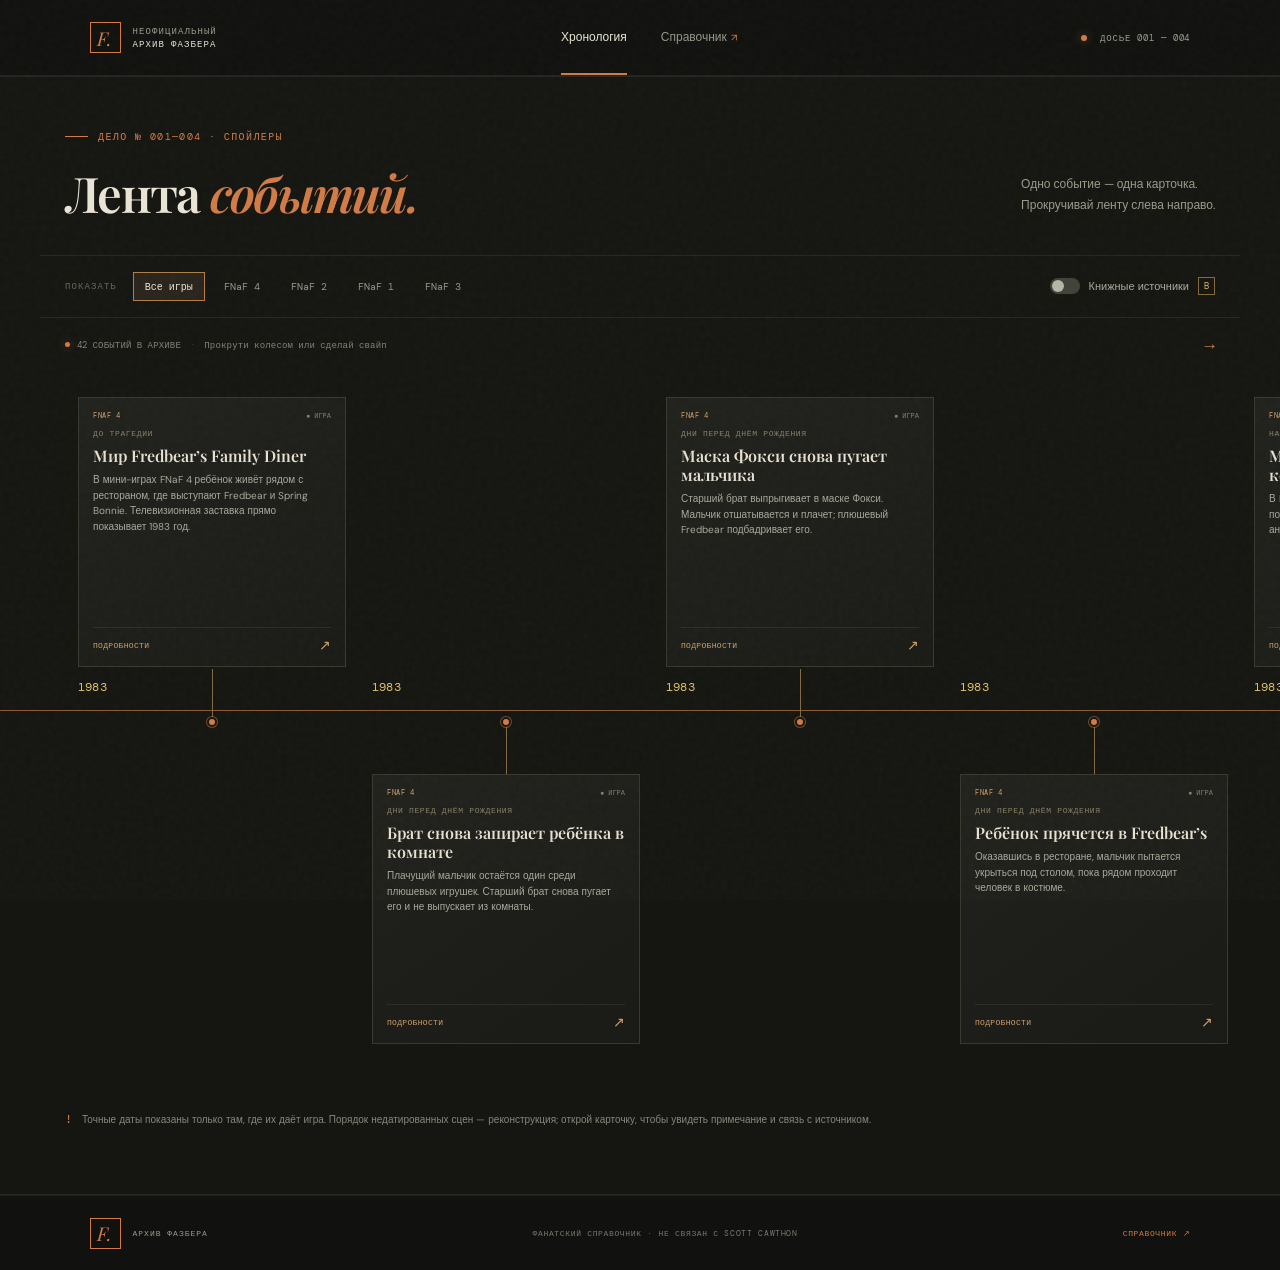
<file: index.html>
<!doctype html>
<html lang="ru">
<head>
  <meta charset="utf-8">
  <meta name="viewport" content="width=device-width, initial-scale=1">
  <meta name="theme-color" content="#11120f">
  <meta name="description" content="Подробная интерактивная хронология событий первых четырёх игр Five Nights at Freddy’s." />
  <title>Хронология — архив Фазбера</title>
  <link rel="stylesheet" href="styles.css">
  <script src="app.js" defer></script>
</head>
<body>
  <div class="grain" aria-hidden="true"></div>
  <header class="topbar">
    <a class="brand" href="index.html" aria-label="Архив, на главную"><span class="brand-mark">F.</span><span>НЕОФИЦИАЛЬНЫЙ<br><b>АРХИВ ФАЗБЕРА</b></span></a>
    <nav aria-label="Основная навигация"><a class="nav-active" href="index.html">Хронология</a><a href="glossary.html">Справочник <span class="nav-arrow">↗</span></a></nav>
    <span class="top-note"><i></i> ДОСЬЕ 001 — 004</span>
  </header>

  <main id="top">
    <section class="timeline-section" id="timeline">
      <div class="section-heading">
        <div><p class="eyebrow"><span class="eyebrow-line"></span> ДЕЛО № 001—004 · СПОЙЛЕРЫ</p><h2>Лента <em>событий.</em></h2></div>
        <p class="section-aside">Одно событие — одна карточка.<br>Прокручивай ленту слева направо.</p>
      </div>
      <div class="timeline-toolbar">
        <div class="filters" role="group" aria-label="Фильтр по игре">
          <span class="filter-label">ПОКАЗАТЬ</span>
          <button class="game-filter active" data-game="all" aria-pressed="true">Все игры</button>
          <button class="game-filter" data-game="4" aria-pressed="false">FNaF 4</button>
          <button class="game-filter" data-game="2" aria-pressed="false">FNaF 2</button>
          <button class="game-filter" data-game="1" aria-pressed="false">FNaF 1</button>
          <button class="game-filter" data-game="3" aria-pressed="false">FNaF 3</button>
        </div>
        <label class="book-toggle"><input type="checkbox" id="book-toggle"><span class="toggle-ui"></span><span>Книжные источники</span><span class="book-tag">B</span></label>
      </div>
      <div class="timeline-status"><span class="status-dot"></span><span id="event-count" aria-live="polite"></span><span class="status-separator">·</span><span>Прокрути колесом или сделай свайп</span><span class="scroll-cue">→</span></div>
      <div class="timeline-viewport" tabindex="0" aria-label="Хронология событий в горизонтальной последовательности. Используйте Shift и колесо или свайп.">
        <div class="timeline-track" id="timeline-track"></div>
      </div>
      <p class="timeline-footnote"><span>!</span> Точные даты показаны только там, где их даёт игра. Порядок недатированных сцен — реконструкция; открой карточку, чтобы увидеть примечание и связь с источником.</p>
    </section>
  </main>
  <footer><a class="brand" href="index.html"><span class="brand-mark">F.</span><span>АРХИВ ФАЗБЕРА</span></a><span>ФАНАТСКИЙ СПРАВОЧНИК · НЕ СВЯЗАН С SCOTT CAWTHON</span><a href="glossary.html">СПРАВОЧНИК ↗</a></footer>

  <dialog class="detail-dialog" id="detail-dialog" aria-labelledby="dialog-title"><button class="dialog-close" aria-label="Закрыть">×</button><div class="dialog-kicker" id="dialog-kicker"></div><h2 id="dialog-title"></h2><div class="dialog-content" id="dialog-content"></div><div class="dialog-source" id="dialog-source"></div></dialog>
</body>
</html>
</file>
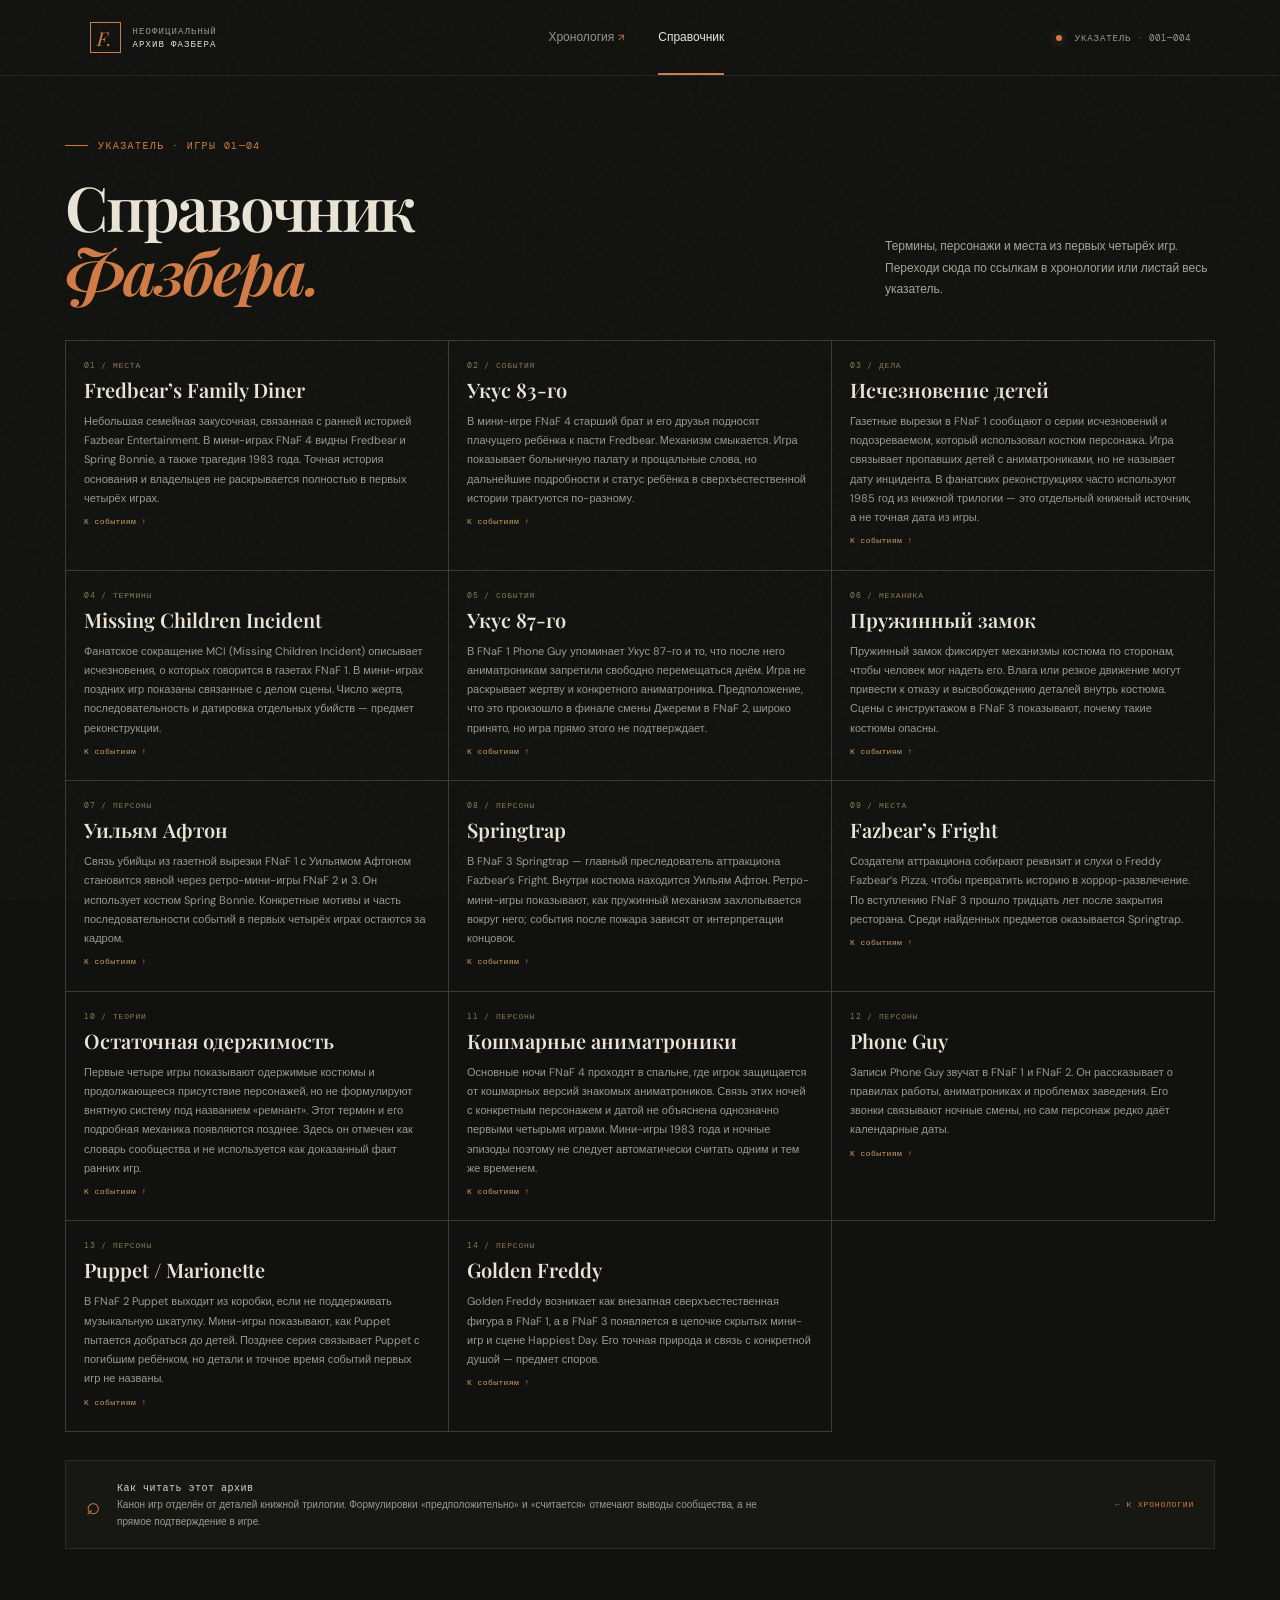
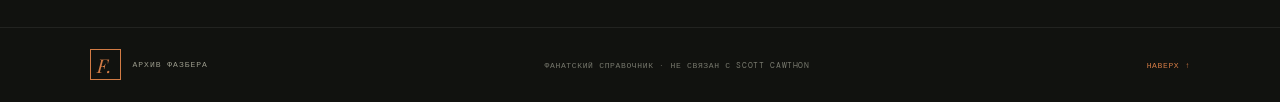
<file: glossary.html>
<!doctype html>
<html lang="ru">
<head>
  <meta charset="utf-8">
  <meta name="viewport" content="width=device-width, initial-scale=1">
  <meta name="theme-color" content="#11120f">
  <meta name="description" content="Справочник терминов и персонажей первых четырёх игр Five Nights at Freddy’s." />
  <title>Справочник — архив Фазбера</title>
  <link rel="stylesheet" href="styles.css">
  <script src="app.js" defer></script>
</head>
<body>
  <div class="grain" aria-hidden="true"></div>
  <header class="topbar">
    <a class="brand" href="index.html" aria-label="Архив, на главную"><span class="brand-mark">F.</span><span>НЕОФИЦИАЛЬНЫЙ<br><b>АРХИВ ФАЗБЕРА</b></span></a>
    <nav aria-label="Основная навигация"><a href="index.html">Хронология <span class="nav-arrow">↗</span></a><a class="nav-active" href="glossary.html">Справочник</a></nav>
    <span class="top-note"><i></i> УКАЗАТЕЛЬ · 001—004</span>
  </header>
  <main class="glossary-page" id="top">
    <section class="glossary-section" id="glossary">
      <div class="glossary-heading"><div><p class="eyebrow"><span class="eyebrow-line"></span> УКАЗАТЕЛЬ · ИГРЫ 01—04</p><h1>Справочник<br><em>Фазбера.</em></h1></div><p class="glossary-lede">Термины, персонажи и места из первых четырёх игр. Переходи сюда по ссылкам в хронологии или листай весь указатель.</p></div>
      <div class="term-grid" id="term-grid"></div>
      <div class="sources-note"><span class="sources-icon">⌕</span><p><b>Как читать этот архив</b><br>Канон игр отделён от деталей книжной трилогии. Формулировки «предположительно» и «считается» отмечают выводы сообщества, а не прямое подтверждение в игре.</p><a class="archive-id" href="index.html">← К ХРОНОЛОГИИ</a></div>
    </section>
  </main>
  <footer><a class="brand" href="index.html"><span class="brand-mark">F.</span><span>АРХИВ ФАЗБЕРА</span></a><span>ФАНАТСКИЙ СПРАВОЧНИК · НЕ СВЯЗАН С SCOTT CAWTHON</span><a href="#top">НАВЕРХ ↑</a></footer>
</body>
</html>
</file>
<file: styles.css>
@import url('https://fonts.googleapis.com/css2?family=DM+Mono:wght@400;500&family=DM+Sans:wght@400;500;600;700&family=Playfair+Display:ital,wght@0,600;0,700;1,600;1,700&display=swap');
:root{--bg:#11120f;--panel:#191a16;--panel2:#20211c;--cream:#eae4d6;--muted:#9b9b8c;--faint:#66685c;--line:#3a3b31;--orange:#d27b45;--yellow:#e0c36f;--mono:'DM Mono',monospace;--sans:'DM Sans',sans-serif;--serif:'Playfair Display',Georgia,serif;scroll-behavior:smooth;color-scheme:dark}
*{box-sizing:border-box}body{margin:0;background:var(--bg);color:var(--cream);font-family:var(--sans);font-size:15px;line-height:1.55}.grain{position:fixed;inset:0;pointer-events:none;z-index:10;opacity:.085;background-image:url("data:image/svg+xml,%3Csvg viewBox='0 0 180 180' xmlns='http://www.w3.org/2000/svg'%3E%3Cfilter id='n'%3E%3CfeTurbulence type='fractalNoise' baseFrequency='.9' numOctaves='3' stitchTiles='stitch'/%3E%3C/filter%3E%3Crect width='100%25' height='100%25' filter='url(%23n)' opacity='.35'/%3E%3C/svg%3E")}.topbar{height:76px;border-bottom:1px solid #ffffff12;display:flex;align-items:center;justify-content:space-between;padding:0 7vw;position:relative;z-index:2}.brand{display:flex;align-items:center;gap:12px;color:var(--muted);text-decoration:none;font:9px/1.4 var(--mono);letter-spacing:.12em}.brand b{color:var(--cream);font-weight:500}.brand-mark{display:grid;place-items:center;width:31px;height:31px;border:1px solid var(--orange);color:var(--orange);font:italic 19px var(--serif)}nav{height:100%;display:flex;gap:34px}nav a{position:relative;display:flex;align-items:center;color:#96968a;text-decoration:none;font-size:12px}nav a:hover,nav .nav-active{color:var(--cream)}nav .nav-active:after{position:absolute;content:'';height:2px;bottom:0;left:0;right:0;background:var(--orange)}.top-note{font:9px var(--mono);letter-spacing:.1em;color:var(--muted)}.top-note i,.status-dot{display:inline-block;width:6px;height:6px;background:var(--orange);border-radius:50%;margin-right:7px;box-shadow:0 0 10px #d27b4580}main{overflow:hidden}.hero{position:relative;min-height:560px;padding:102px 10vw 86px;display:grid;grid-template-columns:1fr 1fr;align-items:center;gap:5vw;max-width:1500px;margin:auto}.eyebrow{display:flex;align-items:center;gap:10px;color:var(--orange);font:10px var(--mono);letter-spacing:.14em;margin:0 0 23px}.eyebrow-line{width:23px;height:1px;background:var(--orange)}h1,h2,p{margin-top:0}h1{font:600 clamp(52px,6.1vw,86px)/.99 var(--serif);letter-spacing:-.045em;margin:0 0 27px}h1 em,h2 em{color:var(--orange);font-weight:600}.hero-intro{font-size:15px;line-height:1.75;color:#b0b0a2;max-width:385px;margin-bottom:28px}.jump-link{display:inline-flex;align-items:center;gap:20px;color:var(--cream);text-decoration:none;font:10px var(--mono);letter-spacing:.08em;text-transform:uppercase;border-bottom:1px solid #7d7c6c;padding-bottom:9px}.jump-link span{font-size:16px;color:var(--orange)}.hero-art{height:360px;position:relative;overflow:hidden;background:#181a14;border:1px solid #454436}.art-backdrop{position:absolute;inset:0;background:linear-gradient(180deg,#25251d 0%,#1c1d17 52%,#11120f 100%)}.art-backdrop:before{content:'';position:absolute;left:12%;right:12%;bottom:0;height:145px;background:repeating-linear-gradient(90deg,#25251c 0 46px,#191a14 46px 48px);border-top:1px solid #77705755}.art-moon{position:absolute;width:170px;height:170px;right:13%;top:30px;border:1px solid #e0c36f35;border-radius:50%;box-shadow:0 0 80px #e0c36f13}.art-sign{position:absolute;z-index:2;top:60px;left:9%;width:58%;padding:18px 16px 14px;background:#28251b;border:1px solid #98804b;box-shadow:0 0 26px #d59c3440, inset 0 0 25px #e0c36f0b;transform:rotate(-2deg);text-align:center;color:var(--yellow)}.art-sign span,.art-sign small{display:block;font:8px var(--mono);letter-spacing:.15em}.art-sign b{display:block;font:700 30px var(--serif);letter-spacing:.05em}.art-sign small{font-size:7px;margin-top:3px;color:#b4975f}.art-arch{position:absolute;right:12%;bottom:-44px;width:140px;height:245px;border-radius:75px 75px 0 0;background:linear-gradient(90deg,#35332a,#181913 45%,#29281f);border:1px solid #77715a66;box-shadow:-15px 0 40px #0007}.art-eye{position:absolute;top:79px;width:11px;height:11px;background:#e7c96c;border-radius:50%;box-shadow:0 0 14px #ffd668}.eye-one{left:40px}.eye-two{right:40px}.art-grille{position:absolute;top:145px;left:37px;width:64px;height:17px;border-block:2px solid #0c0d0a;background:repeating-linear-gradient(90deg,transparent 0 7px,#0b0c09 7px 10px)}.art-caption{position:absolute;bottom:15px;left:16px;color:#bbb39b;font:8px var(--mono);letter-spacing:.1em}.art-caption span{color:#747365}.hero-stamp{position:absolute;right:7.4%;top:52px;width:74px;height:74px;border:1px solid #d27b45;transform:rotate(11deg);display:grid;place-content:center;text-align:center;color:var(--orange);font:8px/.95 var(--mono);letter-spacing:.1em}.hero-stamp b{font:23px var(--serif);margin-top:4px}.timeline-section{border-block:1px solid #ffffff12;padding:76px 0 57px;background:#151611}.section-heading,.timeline-toolbar,.timeline-status,.timeline-footnote{max-width:1200px;margin-left:auto;margin-right:auto}.section-heading{display:flex;justify-content:space-between;align-items:end;padding:0 25px;margin-bottom:35px}.section-heading h2,.glossary-heading h2{font:600 clamp(34px,4vw,49px)/1.1 var(--serif);letter-spacing:-.035em;margin:0}.section-heading h2 span{color:#9b9b8c;font-style:italic}.section-aside{color:var(--muted);font-size:12px;line-height:1.8;margin:0 0 3px}.timeline-toolbar{display:flex;justify-content:space-between;align-items:center;padding:16px 25px;border-block:1px solid #ffffff13}.filters{display:flex;align-items:center;gap:7px}.filter-label{font:9px var(--mono);letter-spacing:.12em;color:var(--faint);margin-right:9px}.game-filter{font:10px var(--mono);padding:7px 11px;color:#96968a;background:transparent;border:1px solid transparent;cursor:pointer}.game-filter:hover{color:var(--cream);border-color:#ffffff22}.game-filter.active{color:var(--cream);border-color:#b17e4b;background:#2a251c}.book-toggle{display:flex;align-items:center;gap:9px;color:#aaa99d;font-size:11px;cursor:pointer}.book-toggle input{position:absolute;opacity:0}.toggle-ui{width:30px;height:16px;border-radius:12px;background:#414238;position:relative;transition:.2s}.toggle-ui:after{content:'';position:absolute;left:2px;top:2px;width:12px;height:12px;background:#b6b6a7;border-radius:50%;transition:.2s}.book-toggle input:checked+.toggle-ui{background:#785b34}.book-toggle input:checked+.toggle-ui:after{left:16px;background:var(--yellow)}.book-toggle input:focus-visible+.toggle-ui{outline:2px solid var(--yellow);outline-offset:3px}.book-tag,.source-mark{font:9px var(--mono);color:#d9b565;border:1px solid #85683a;padding:2px 5px}.timeline-status{padding:16px 25px;display:flex;align-items:center;color:#818276;font:9px var(--mono);letter-spacing:.02em}.timeline-status .status-dot{width:5px;height:5px}.status-separator{margin:0 9px;color:#44463c}.scroll-cue{margin-left:auto;color:var(--orange);font-size:17px}.timeline-viewport{overflow-x:auto;overscroll-behavior-inline:contain;scrollbar-color:#5a503c #20211c;scrollbar-width:thin;outline:none}.timeline-viewport:focus-visible{outline:1px solid var(--orange);outline-offset:-2px}.timeline-track{width:max-content;min-width:100%;position:relative;display:flex;align-items:stretch;gap:0;padding:24px max(calc((100vw - 1150px)/2),35px) 38px}.timeline-track:before{content:'';height:1px;position:absolute;top:53px;left:0;right:0;background:linear-gradient(90deg,#8e5932,#806943 60%,#684c36)}.era{width:310px;flex:none;padding:0 18px;position:relative}.era-head{height:76px;padding:0 1px}.era-date{color:var(--yellow);font:22px var(--serif);letter-spacing:-.03em}.era-label{font:8px var(--mono);letter-spacing:.1em;color:#828274;margin-top:2px}.era-node{position:absolute;top:24px;left:18px;width:10px;height:10px;background:var(--orange);border:2px solid #151611;border-radius:50%;z-index:1;box-shadow:0 0 0 1px #d27b4580}.event-card{position:relative;margin:11px 0 14px;padding:16px 15px 14px;background:linear-gradient(145deg,#21221d,#1a1b16);border:1px solid #38392f;transition:border-color .18s,transform .18s;max-width:290px}.event-card:hover{border-color:#8e6845;transform:translateY(-2px)}.card-top{display:flex;justify-content:space-between;align-items:center;margin-bottom:10px}.game-tag{font:8px var(--mono);letter-spacing:.08em;color:#d2a16b;text-transform:uppercase}.confidence{font:8px var(--mono);color:#7d7e70}.event-card h3{font:600 17px/1.2 var(--serif);margin:0 0 8px;color:#e8e1d2}.event-card p{font-size:11px;line-height:1.65;color:#a9a99d;margin:0 0 12px}.card-open{display:flex;justify-content:space-between;align-items:center;width:100%;padding:8px 0 0;background:none;border:0;border-top:1px solid #ffffff12;text-align:left;color:#d1a06a;cursor:pointer;font:9px var(--mono);letter-spacing:.04em}.card-open:hover{color:var(--yellow)}.card-open span{font-size:14px}.term-link{color:#e0bf77;text-decoration:none;border-bottom:1px dashed #b9914c}.term-link:hover{color:#ffe2a1}.timeline-footnote{padding:17px 25px 0;color:#86877b;font-size:10px;max-width:1200px}.timeline-footnote span{color:var(--orange);font:12px var(--mono);margin-right:7px}.glossary-section{max-width:1200px;padding:82px 25px 78px;margin:auto}.glossary-heading{display:flex;align-items:end;justify-content:space-between;margin-bottom:36px}.glossary-heading h2 em{font-weight:600}.glossary-lede{max-width:330px;color:#a5a597;font-size:12px;line-height:1.8;margin:0 0 3px}.term-grid{display:grid;grid-template-columns:repeat(4,1fr);border-top:1px solid var(--line);border-left:1px solid var(--line)}.term-card{min-height:133px;padding:19px 18px;border-right:1px solid var(--line);border-bottom:1px solid var(--line);transition:background .2s}.term-card:hover{background:#1a1b16}.term-card button{padding:0;border:0;background:none;color:var(--cream);font:600 18px var(--serif);text-align:left;cursor:pointer}.term-card button:hover{color:var(--yellow)}.term-card p{font-size:10px;line-height:1.7;color:#98998d;margin:8px 0 0}.term-index{display:block;font:8px var(--mono);letter-spacing:.1em;color:#8a7853;margin-bottom:8px}.sources-note{display:flex;align-items:center;gap:17px;margin-top:28px;padding:18px 20px;border:1px solid #ffffff16;background:#171813}.sources-icon{font:24px var(--serif);color:var(--orange)}.sources-note p{font-size:10px;line-height:1.7;color:#999a8f;margin:0;max-width:670px}.sources-note p b{color:#d9d2c3;font:10px var(--mono);letter-spacing:.05em}.archive-id{margin-left:auto;color:#77786d;font:8px var(--mono);letter-spacing:.1em}footer{min-height:75px;border-top:1px solid #ffffff12;padding:15px 7vw;display:flex;align-items:center;justify-content:space-between;color:#77786d;font:8px var(--mono);letter-spacing:.08em}footer .brand{font-size:8px}footer>a:last-child{color:var(--orange);text-decoration:none}.detail-dialog{position:fixed;inset:0 0 0 auto;margin:0 0 0 auto;width:min(510px,100%);height:100%;max-height:none;border:0;border-left:1px solid #494436;background:#181914;color:var(--cream);padding:65px 46px;box-shadow:-25px 0 80px #0008}.detail-dialog::backdrop{background:#050604bb;backdrop-filter:blur(3px)}.dialog-close{position:absolute;right:25px;top:20px;background:transparent;border:1px solid #ffffff30;color:var(--cream);width:34px;height:34px;font-size:21px;cursor:pointer}.dialog-kicker{font:9px var(--mono);letter-spacing:.12em;color:var(--orange);margin:0 0 17px}.detail-dialog h2{font:600 37px/1.08 var(--serif);margin:0 0 25px}.dialog-content{color:#bcbaad;font-size:14px;line-height:1.9}.dialog-content p{margin:0 0 16px}.dialog-source{margin-top:30px;border-top:1px solid var(--line);padding-top:14px;font:9px/1.8 var(--mono);color:#8e8d7e;letter-spacing:.03em}.dialog-source b{color:#cfaa66;font-weight:400}.no-events{width:100%;padding:30px;color:#9b9b8c;font-size:13px;text-align:center}.visually-hidden{position:absolute!important;clip:rect(1px,1px,1px,1px);padding:0;border:0;height:1px;width:1px;overflow:hidden}
@media(max-width:850px){.topbar{padding:0 5vw}.hero{padding:78px 7vw 70px;grid-template-columns:1fr 1fr;gap:4vw}.hero-art{height:310px}.hero-stamp{right:3%;top:35px}.section-heading,.timeline-toolbar,.timeline-status{margin-left:3vw;margin-right:3vw}.term-grid{grid-template-columns:repeat(2,1fr)}.glossary-section{padding-inline:5vw}}@media(max-width:600px){.topbar{height:64px}.top-note{display:none}nav{gap:20px}.hero{display:flex;flex-direction:column;align-items:stretch;padding:62px 7vw 52px;gap:35px}.hero-art{height:265px}.hero-stamp{top:295px;right:9vw;width:61px;height:61px}h1{font-size:57px}.section-heading,.glossary-heading{display:block}.section-aside{margin-top:15px}.timeline-section{padding-top:56px}.timeline-toolbar{align-items:flex-start;gap:17px;flex-direction:column;padding:13px 3px}.filters{flex-wrap:wrap}.filter-label{width:100%;margin-bottom:3px}.game-filter{padding:6px 8px}.book-toggle{padding:3px 0}.timeline-status{font-size:8px;margin-inline:3vw}.timeline-track{padding-left:6vw;padding-right:6vw}.era{width:285px}.era-node{left:18px}.event-card{max-width:260px}.glossary-heading h2{font-size:38px}.glossary-lede{margin-top:15px}.term-grid{grid-template-columns:1fr}.term-card{min-height:unset;padding:15px}.sources-note{align-items:flex-start}.archive-id{display:none}footer{padding-inline:5vw;gap:12px}footer>span{display:none}.detail-dialog{padding:60px 27px}.detail-dialog h2{font-size:33px}}
@media(prefers-reduced-motion:reduce){*,*:before,*:after{scroll-behavior:auto!important;transition:none!important}}

/* Timeline v2: a single chronological ribbon, with one record per beat. */
.nav-arrow{color:var(--orange);font-size:10px;margin-left:4px}
.timeline-section{padding-top:53px}
.timeline-track{align-items:stretch;gap:0;padding-top:12px;padding-bottom:20px}
.timeline-track:before{top:338px;left:0;right:0;height:1px;background:linear-gradient(90deg,#8e5932,#806943 60%,#684c36)}
.event-unit{position:relative;flex:none;width:294px;height:690px;padding:0 13px}
.event-date{position:absolute;top:296px;left:13px;right:13px;z-index:2;color:var(--yellow);font:12px/1.25 var(--mono);letter-spacing:.015em;min-height:31px}
.event-node{position:absolute;z-index:3;top:333px;left:calc(50% - 5px);width:10px;height:10px;background:var(--orange);border:2px solid #151611;border-radius:50%;box-shadow:0 0 0 1px #d27b4580}
.event-unit:after{position:absolute;left:50%;width:1px;background:#806943;content:''}
.event-unit[data-side="top"]:after{top:285px;height:48px}
.event-unit[data-side="bottom"]:after{top:343px;height:47px}
.event-unit .event-card{position:absolute;left:13px;right:13px;max-width:none;height:270px;margin:0;padding:13px 14px 12px;background:linear-gradient(145deg,#21221d,#1a1b16);border:1px solid #38392f;display:flex;flex-direction:column}
.event-unit[data-side="top"] .event-card{top:13px}
.event-unit[data-side="bottom"] .event-card{top:390px}
.event-unit .card-top{gap:6px;margin-bottom:8px}
.event-unit .game-tag{font-size:7px}
.event-unit .confidence{font-size:7px;white-space:nowrap}
.event-phase{font:8px var(--mono);color:#8b8068;letter-spacing:.08em;text-transform:uppercase;margin-bottom:8px}
.event-unit .event-card h3{font-size:16px;line-height:1.2;margin-bottom:7px}
.event-unit .event-card p{font-size:10px;line-height:1.55;margin-bottom:8px;display:-webkit-box;-webkit-line-clamp:5;-webkit-box-orient:vertical;overflow:hidden}
.event-unit .card-open{margin-top:auto;font-size:8px}
.event-unit .term-link{color:#e0bf77;text-decoration:none;border-bottom:1px dashed #b9914c}
.timeline-footnote{max-width:1200px}
.glossary-page .glossary-section{padding-top:63px;min-height:calc(100vh - 150px)}
.glossary-heading h1{font:600 clamp(43px,5vw,62px)/1.04 var(--serif);letter-spacing:-.035em;margin:0}
.glossary-heading h1 em{color:var(--orange);font-weight:600}
.glossary-page .term-grid{grid-template-columns:repeat(3,minmax(0,1fr))}
.glossary-page .term-card{min-height:200px;scroll-margin-top:28px}
.glossary-page .term-card h2{font:600 20px/1.2 var(--serif);margin:0 0 10px}
.glossary-page .term-card h2 a{color:var(--cream);text-decoration:none}
.glossary-page .term-card h2 a:hover{color:var(--yellow)}
.glossary-page .term-card p{font-size:11px;line-height:1.75}
.term-back{display:inline-block;margin-top:5px;color:#d1a06a;text-decoration:none;font:8px var(--mono);letter-spacing:.05em}
.term-back:hover{color:var(--yellow)}
.archive-id[href]{color:var(--orange);text-decoration:none;white-space:nowrap}
@media(max-width:850px){.timeline-track{padding-left:35px;padding-right:35px}.event-unit{width:280px}.glossary-page .term-grid{grid-template-columns:repeat(2,minmax(0,1fr))}}
@media(max-width:600px){.timeline-section{padding-top:39px}.event-unit{width:270px}.timeline-track{padding-left:24px;padding-right:24px}.event-unit .event-card{left:10px;right:10px}.event-date{left:10px;right:10px;font-size:10px}.glossary-page .glossary-section{padding:48px 5vw 60px}.glossary-page .glossary-heading h1{font-size:43px}.glossary-page .term-grid{grid-template-columns:1fr}.glossary-page .term-card{min-height:unset}}
</file>
